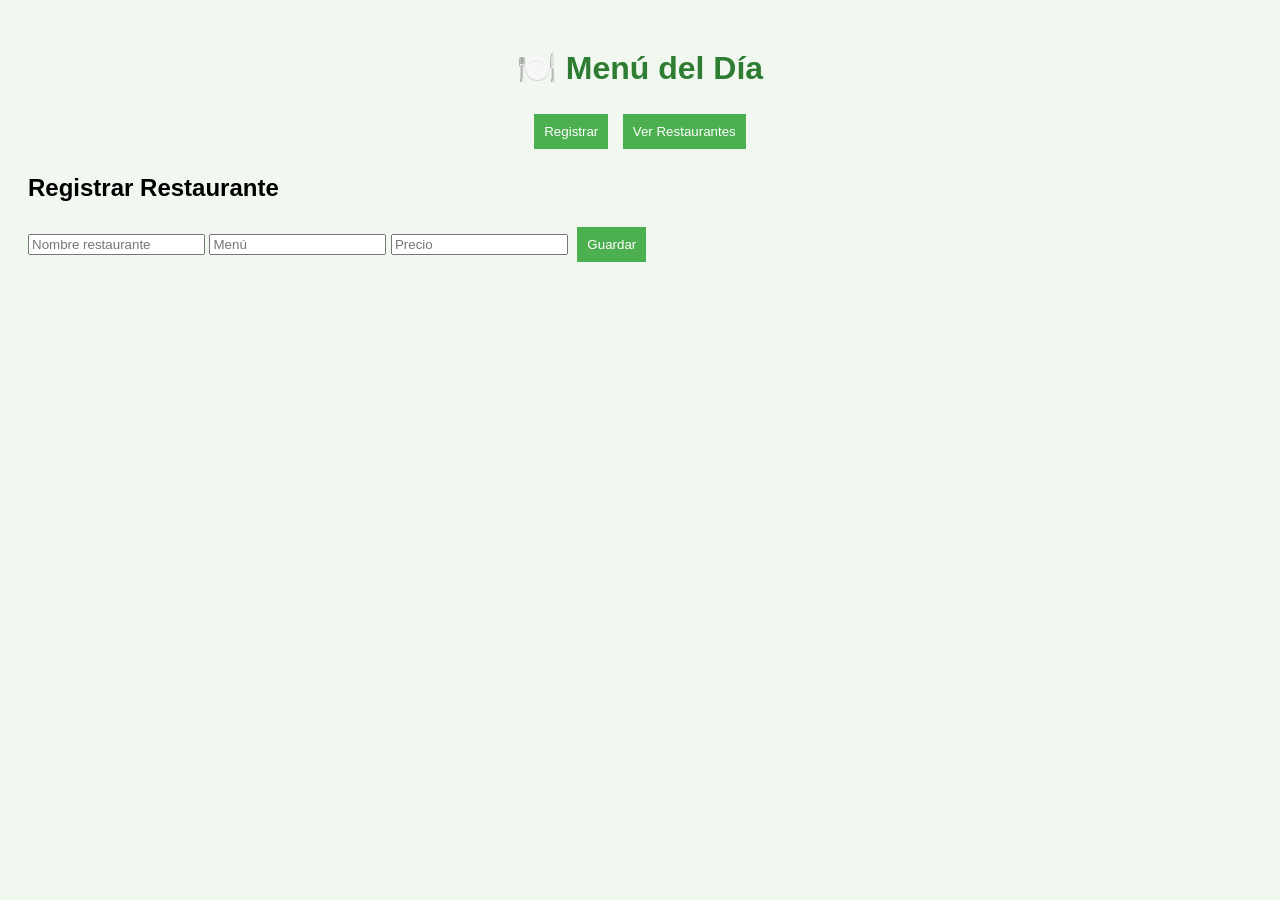
<file: menu-del-dia (1)/index.html>
<!DOCTYPE html>
<html lang="es">
<head>
<meta charset="UTF-8">
<title>Menú del Día</title>
<link rel="stylesheet" href="style.css">
</head>
<body>

<h1>🍽️ Menú del Día</h1>

<div class="nav">
  <button onclick="mostrar('registro')">Registrar</button>
  <button onclick="mostrar('resultados')">Ver Restaurantes</button>
</div>

<div id="registro">
  <h2>Registrar Restaurante</h2>
  <input id="nombre" placeholder="Nombre restaurante">
  <input id="menu" placeholder="Menú">
  <input id="precio" placeholder="Precio">
  <button onclick="guardar()">Guardar</button>
</div>

<div id="resultados" style="display:none">
  <h2>Restaurantes</h2>
  <div id="lista"></div>
</div>

<script src="app.js"></script>
</body>
</html>
</file>
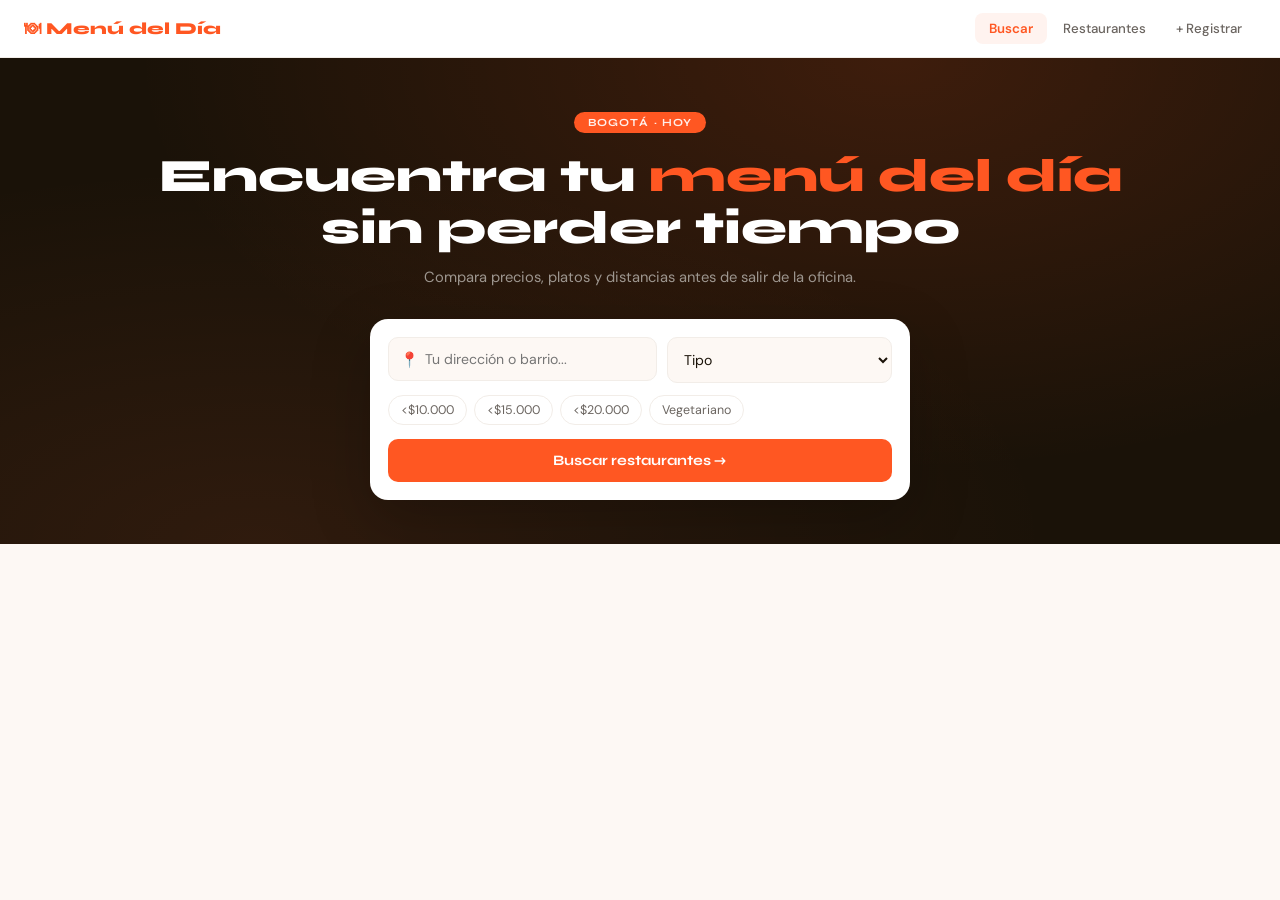
<file: index (1).html>
<!DOCTYPE html>
<html lang="es">
<head>
  <meta charset="UTF-8">
  <meta name="viewport" content="width=device-width, initial-scale=1.0">
  <title>Menú del Día</title>
  <link href="https://fonts.googleapis.com/css2?family=Syne:wght@400;600;700;800&family=DM+Sans:wght@300;400;500&display=swap" rel="stylesheet">
  <style>
    *, *::before, *::after { box-sizing: border-box; margin: 0; padding: 0; }
    :root {
      --naranja: #FF5722;
      --naranja-h: #FF7043;
      --naranja-s: #FFF3EF;
      --crema: #FDF8F4;
      --negro: #1A1208;
      --gris: #6B6560;
      --gris-c: #F2EDE8;
      --blanco: #FFFFFF;
      --verde: #2E7D32;
      --verde-s: #E8F5E9;
      --rojo: #C62828;
      --rojo-s: #FFEBEE;
      --radio: 14px;
      --som: 0 2px 16px rgba(26,18,8,0.08);
    }
    body { font-family: 'DM Sans', sans-serif; background: var(--crema); color: var(--negro); min-height: 100vh; }

    /* NAV */
    nav { position: sticky; top: 0; z-index: 100; background: var(--blanco); border-bottom: 1px solid var(--gris-c); display: flex; align-items: center; justify-content: space-between; padding: 0 24px; height: 58px; }
    .nav-logo { font-family: 'Syne', sans-serif; font-weight: 800; font-size: 1.05rem; color: var(--naranja); }
    .nav-tabs { display: flex; gap: 2px; }
    .nav-tab { background: none; border: none; font-family: 'DM Sans', sans-serif; font-size: 0.83rem; font-weight: 500; color: var(--gris); padding: 7px 14px; border-radius: 8px; cursor: pointer; transition: all 0.2s; }
    .nav-tab:hover { background: var(--gris-c); color: var(--negro); }
    .nav-tab.active { background: var(--naranja-s); color: var(--naranja); font-weight: 600; }

    /* VISTAS */
    .vista { display: none; }
    .vista.activa { display: block; }

    /* HERO */
    .hero { background: var(--negro); padding: 52px 24px 44px; text-align: center; position: relative; overflow: hidden; }
    .hero::before { content: ''; position: absolute; inset: 0; background: radial-gradient(ellipse at 70% 0%,#FF572228 0%,transparent 60%), radial-gradient(ellipse at 20% 100%,#FF704318 0%,transparent 55%); }
    .hero-tag { display: inline-block; background: var(--naranja); color: #fff; font-family: 'Syne', sans-serif; font-size: 0.68rem; font-weight: 700; letter-spacing: 0.1em; text-transform: uppercase; padding: 4px 14px; border-radius: 100px; margin-bottom: 18px; }
    .hero h1 { font-family: 'Syne', sans-serif; font-size: clamp(1.8rem,4.5vw,2.9rem); font-weight: 800; color: #fff; line-height: 1.12; margin-bottom: 12px; position: relative; }
    .hero h1 em { font-style: normal; color: var(--naranja); }
    .hero p { color: #9E9790; font-size: 0.92rem; margin-bottom: 32px; position: relative; }

    /* BUSCADOR */
    .search-card { background: var(--blanco); border-radius: 18px; padding: 18px; max-width: 540px; margin: 0 auto; box-shadow: 0 20px 60px rgba(0,0,0,0.22); position: relative; }
    .search-row { display: flex; gap: 10px; margin-bottom: 12px; }
    .s-wrap { flex: 1; position: relative; }
    .s-icon { position: absolute; left: 12px; top: 50%; transform: translateY(-50%); font-size: 0.95rem; }
    .s-input { width: 100%; padding: 12px 12px 12px 36px; border: 1.5px solid var(--gris-c); border-radius: 10px; font-family: 'DM Sans', sans-serif; font-size: 0.88rem; color: var(--negro); background: var(--crema); outline: none; transition: border-color .2s; }
    .s-input:focus { border-color: var(--naranja); }
    .s-select { padding: 12px; border: 1.5px solid var(--gris-c); border-radius: 10px; font-family: 'DM Sans', sans-serif; font-size: 0.88rem; color: var(--negro); background: var(--crema); outline: none; cursor: pointer; }
    .chips { display: flex; gap: 7px; flex-wrap: wrap; margin-bottom: 14px; }
    .chip { display: flex; align-items: center; gap: 5px; padding: 6px 12px; border: 1.5px solid var(--gris-c); border-radius: 100px; font-size: 0.78rem; color: var(--gris); cursor: pointer; transition: all .2s; user-select: none; }
    .chip input { display: none; }
    .chip:has(input:checked) { border-color: var(--naranja); background: var(--naranja-s); color: var(--naranja); }
    .btn-primary { background: var(--naranja); color: #fff; border: none; padding: 13px 20px; border-radius: 10px; font-family: 'Syne', sans-serif; font-size: 0.9rem; font-weight: 700; cursor: pointer; transition: background .2s, transform .1s; }
    .btn-primary:hover { background: var(--naranja-h); transform: translateY(-1px); }
    .btn-primary.full { width: 100%; }

    /* PÁGINA */
    .page { padding: 28px 24px 60px; max-width: 900px; margin: 0 auto; }
    .page-head { display: flex; align-items: center; justify-content: space-between; margin-bottom: 24px; flex-wrap: wrap; gap: 12px; }
    .page-head h2 { font-family: 'Syne', sans-serif; font-size: 1.35rem; font-weight: 700; display: flex; align-items: center; gap: 10px; }
    .badge-cnt { background: var(--naranja); color: #fff; font-size: 0.72rem; font-weight: 600; padding: 3px 9px; border-radius: 100px; }

    /* CARDS */
    .grid { display: grid; grid-template-columns: repeat(auto-fill,minmax(270px,1fr)); gap: 14px; }
    .card { background: var(--blanco); border-radius: var(--radio); overflow: hidden; box-shadow: var(--som); transition: transform .2s, box-shadow .2s; }
    .card:hover { transform: translateY(-3px); box-shadow: 0 10px 28px rgba(26,18,8,0.12); }
    .card-img { height: 100px; display: flex; align-items: center; justify-content: center; font-size: 2.2rem; position: relative; }
    .card-open { position: absolute; top: 8px; right: 8px; background: rgba(255,255,255,0.92); color: var(--verde); font-size: 0.68rem; font-weight: 700; padding: 3px 9px; border-radius: 100px; }
    .card-body { padding: 14px; }
    .card-body h3 { font-family: 'Syne', sans-serif; font-size: 0.95rem; font-weight: 700; margin-bottom: 5px; }
    .card-meta { font-size: 0.76rem; color: var(--gris); margin-bottom: 9px; display: flex; flex-wrap: wrap; gap: 8px; }
    .card-plato { font-size: 0.82rem; color: var(--negro); margin-bottom: 12px; padding: 9px; background: var(--crema); border-radius: 8px; border-left: 3px solid var(--naranja); }
    .card-footer { display: flex; align-items: center; justify-content: space-between; gap: 8px; }
    .precio { font-family: 'Syne', sans-serif; font-size: 1.05rem; font-weight: 700; color: var(--naranja); }
    .btn-row { display: flex; gap: 6px; }
    .btn-sm { padding: 7px 12px; border-radius: 8px; font-size: 0.76rem; font-weight: 600; border: none; cursor: pointer; transition: background .2s; }
    .btn-ver { background: var(--naranja); color: #fff; }
    .btn-ver:hover { background: var(--naranja-h); }
    .btn-editar { background: var(--gris-c); color: var(--negro); }
    .btn-editar:hover { background: #e0dbd5; }
    .btn-eliminar { background: var(--rojo-s); color: var(--rojo); }
    .btn-eliminar:hover { background: #ffcdd2; }
    .empty { text-align: center; padding: 48px 20px; color: var(--gris); font-size: 0.9rem; grid-column: 1/-1; }
    .empty span { font-size: 2.5rem; display: block; margin-bottom: 12px; }

    /* FORMULARIO */
    .form-wrap { background: var(--blanco); border-radius: var(--radio); box-shadow: var(--som); padding: 28px; max-width: 600px; }
    .sec-label { font-family: 'Syne', sans-serif; font-size: 0.72rem; font-weight: 700; letter-spacing: 0.08em; text-transform: uppercase; color: var(--naranja); margin: 22px 0 12px; display: flex; align-items: center; gap: 8px; }
    .sec-label::after { content: ''; flex: 1; height: 1px; background: var(--gris-c); }
    .fgrid { display: grid; grid-template-columns: 1fr 1fr; gap: 12px; }
    .fgrid .span2 { grid-column: 1/-1; }
    .field label { display: block; font-size: 0.78rem; font-weight: 500; color: var(--gris); margin-bottom: 5px; }
    .field input, .field select, .field textarea { width: 100%; padding: 11px 13px; border: 1.5px solid var(--gris-c); border-radius: 10px; font-family: 'DM Sans', sans-serif; font-size: 0.88rem; color: var(--negro); background: var(--crema); outline: none; transition: border-color .2s; }
    .field textarea { height: 80px; resize: vertical; }
    .field input:focus, .field select:focus, .field textarea:focus { border-color: var(--naranja); }
    .btn-actions { display: flex; gap: 10px; margin-top: 22px; }
    .btn-cancel { background: var(--gris-c); color: var(--negro); border: none; padding: 12px 22px; border-radius: 10px; font-family: 'Syne', sans-serif; font-size: 0.88rem; font-weight: 600; cursor: pointer; }
    .btn-cancel:hover { background: #e0dbd5; }

    /* PERFIL */
    .perfil-hero { background: var(--negro); padding: 28px 24px; position: relative; overflow: hidden; }
    .perfil-hero::before { content: ''; position: absolute; inset: 0; background: radial-gradient(ellipse at 80% 50%,#FF572222 0%,transparent 55%); }
    .btn-back { display: inline-flex; align-items: center; gap: 6px; background: rgba(255,255,255,0.1); color: rgba(255,255,255,0.7); border: none; padding: 7px 14px; border-radius: 8px; font-size: 0.8rem; cursor: pointer; margin-bottom: 16px; transition: background .2s; }
    .btn-back:hover { background: rgba(255,255,255,0.18); }
    .perfil-nombre { font-family: 'Syne', sans-serif; font-size: 1.7rem; font-weight: 800; color: #fff; margin-bottom: 10px; position: relative; }
    .perfil-info { display: flex; gap: 16px; flex-wrap: wrap; position: relative; }
    .perfil-info span { font-size: 0.8rem; color: #9E9790; }
    .perfil-body { max-width: 640px; margin: 0 auto; padding: 24px 24px 56px; }
    .menu-titulo { font-family: 'Syne', sans-serif; font-size: 0.78rem; font-weight: 700; text-transform: uppercase; letter-spacing: 0.06em; color: var(--gris); margin-bottom: 14px; }
    .menu-lista { background: var(--blanco); border-radius: var(--radio); overflow: hidden; box-shadow: var(--som); }
    .menu-fila { display: flex; align-items: center; justify-content: space-between; padding: 14px 18px; border-bottom: 1px solid var(--gris-c); gap: 10px; }
    .menu-fila:last-child { border-bottom: none; }
    .mf-info strong { display: block; font-size: 0.9rem; margin-bottom: 2px; }
    .mf-info span { font-size: 0.78rem; color: var(--gris); }
    .mf-precio { font-family: 'Syne', sans-serif; font-weight: 700; color: var(--naranja); white-space: nowrap; font-size: 0.95rem; }
    .mf-precio.gratis { font-size: 0.76rem; color: var(--verde); background: var(--verde-s); padding: 3px 9px; border-radius: 100px; font-weight: 600; }
    .btn-ir { width: 100%; margin-top: 18px; padding: 15px; background: var(--naranja); color: #fff; border: none; border-radius: 10px; font-family: 'Syne', sans-serif; font-size: 0.95rem; font-weight: 700; cursor: pointer; transition: background .2s; }
    .btn-ir:hover { background: var(--naranja-h); }

    /* TOAST */
    #toast { position: fixed; bottom: 24px; left: 50%; transform: translateX(-50%) translateY(80px); background: var(--negro); color: #fff; padding: 12px 22px; border-radius: 100px; font-size: 0.85rem; font-weight: 500; z-index: 999; transition: transform .35s cubic-bezier(.34,1.56,.64,1), opacity .3s; opacity: 0; pointer-events: none; white-space: nowrap; }
    #toast.show { transform: translateX(-50%) translateY(0); opacity: 1; }

    /* MODAL */
    .overlay { position: fixed; inset: 0; background: rgba(26,18,8,0.55); z-index: 200; display: flex; align-items: center; justify-content: center; padding: 20px; opacity: 0; pointer-events: none; transition: opacity .2s; }
    .overlay.show { opacity: 1; pointer-events: all; }
    .modal { background: var(--blanco); border-radius: 18px; padding: 28px; max-width: 380px; width: 100%; box-shadow: 0 24px 64px rgba(0,0,0,0.2); }
    .modal h3 { font-family: 'Syne', sans-serif; font-size: 1.1rem; font-weight: 700; margin-bottom: 8px; }
    .modal p { font-size: 0.88rem; color: var(--gris); margin-bottom: 22px; }
    .modal-btns { display: flex; gap: 10px; justify-content: flex-end; }
    .btn-danger { background: var(--rojo); color: #fff; border: none; padding: 10px 20px; border-radius: 8px; font-family: 'Syne', sans-serif; font-size: 0.88rem; font-weight: 700; cursor: pointer; }
  </style>
</head>
<body>

<!-- NAV -->
<nav>
  <div class="nav-logo">🍽 Menú del Día</div>
  <div class="nav-tabs">
    <button class="nav-tab active" onclick="ir('busqueda',this)">Buscar</button>
    <button class="nav-tab" onclick="ir('resultados',this)">Restaurantes</button>
    <button class="nav-tab" onclick="abrirFormNuevo()">+ Registrar</button>
    <button class="nav-tab" id="tab-perfil" style="display:none" onclick="ir('perfil',this)">Ver menú</button>
  </div>
</nav>

<!-- TOAST -->
<div id="toast"></div>

<!-- MODAL ELIMINAR -->
<div class="overlay" id="overlay">
  <div class="modal">
    <h3>¿Eliminar restaurante?</h3>
    <p>Esta acción no se puede deshacer. Se eliminará el restaurante y su menú.</p>
    <div class="modal-btns">
      <button class="btn-cancel" onclick="cerrarModal()">Cancelar</button>
      <button class="btn-danger" id="btn-confirmar">Eliminar</button>
    </div>
  </div>
</div>

<!-- ═══ VISTA 1: BÚSQUEDA ═══ -->
<div id="busqueda" class="vista activa">
  <div class="hero">
    <div class="hero-tag">Bogotá · Hoy</div>
    <h1>Encuentra tu <em>menú del día</em><br>sin perder tiempo</h1>
    <p>Compara precios, platos y distancias antes de salir de la oficina.</p>
    <div class="search-card">
      <div class="search-row">
        <div class="s-wrap">
          <span class="s-icon">📍</span>
          <input class="s-input" id="filtro-barrio" type="text" placeholder="Tu dirección o barrio...">
        </div>
        <select class="s-select" id="filtro-tipo">
          <option value="">Tipo</option>
          <option>Comida casera colombiana</option>
          <option>Vegetariana / Vegana</option>
          <option>Italiana</option>
          <option>Mariscos</option>
          <option>Desayunos</option>
          <option>Otro</option>
        </select>
      </div>
      <div class="chips">
        <label class="chip"><input type="checkbox" id="f10"> &lt;$10.000</label>
        <label class="chip"><input type="checkbox" id="f15"> &lt;$15.000</label>
        <label class="chip"><input type="checkbox" id="f20"> &lt;$20.000</label>
        <label class="chip"><input type="checkbox" id="fveg"> Vegetariano</label>
      </div>
      <button class="btn-primary full" onclick="buscar()">Buscar restaurantes →</button>
    </div>
  </div>
</div>

<!-- ═══ VISTA 2: RESULTADOS ═══ -->
<div id="resultados" class="vista">
  <div class="page">
    <div class="page-head">
      <h2>Restaurantes <span class="badge-cnt" id="cnt">0</span></h2>
      <button class="btn-primary" onclick="abrirFormNuevo()">+ Nuevo restaurante</button>
    </div>
    <div class="grid" id="lista"></div>
  </div>
</div>

<!-- ═══ VISTA 3: FORMULARIO (crear / editar) ═══ -->
<div id="registro" class="vista">
  <div class="page">
    <div class="page-head">
      <h2 id="form-titulo">Registrar restaurante</h2>
    </div>
    <div class="form-wrap">
      <input type="hidden" id="r-id">

      <div class="sec-label">Datos del restaurante</div>
      <div class="fgrid">
        <div class="field span2">
          <label>Nombre del restaurante *</label>
          <input type="text" id="r-nombre" placeholder="Ej. La Casita">
        </div>
        <div class="field span2">
          <label>Dirección *</label>
          <input type="text" id="r-direccion" placeholder="Calle 72 #10-34, Chapinero, Bogotá">
        </div>
        <div class="field">
          <label>Teléfono</label>
          <input type="tel" id="r-telefono" placeholder="+57 300 000 0000">
        </div>
        <div class="field">
          <label>Correo electrónico</label>
          <input type="email" id="r-email" placeholder="restaurante@correo.com">
        </div>
        <div class="field">
          <label>Tipo de cocina</label>
          <select id="r-tipo">
            <option value="">Selecciona...</option>
            <option>Comida casera colombiana</option>
            <option>Vegetariana / Vegana</option>
            <option>Italiana</option>
            <option>Mariscos</option>
            <option>Desayunos</option>
            <option>Otro</option>
          </select>
        </div>
        <div class="field">
          <label>Horario de atención</label>
          <input type="text" id="r-horario" placeholder="Lun–Vie 11am – 3pm">
        </div>
      </div>

      <div class="sec-label">Menú del día</div>
      <div class="fgrid">
        <div class="field">
          <label>Plato principal *</label>
          <input type="text" id="r-plato" placeholder="Ej. Bandeja paisa">
        </div>
        <div class="field">
          <label>Precio en pesos *</label>
          <input type="number" id="r-precio" placeholder="12000" min="0">
        </div>
        <div class="field span2">
          <label>Descripción completa del menú</label>
          <textarea id="r-desc" placeholder="Incluye sopa del día, jugo natural, postre..."></textarea>
        </div>
      </div>

      <div class="btn-actions">
        <button class="btn-cancel" onclick="ir('resultados', document.querySelectorAll('.nav-tab')[1])">Cancelar</button>
        <button class="btn-primary" onclick="guardar()">Guardar restaurante</button>
      </div>
    </div>
  </div>
</div>

<!-- ═══ VISTA 4: PERFIL ═══ -->
<div id="perfil" class="vista">
  <div class="perfil-hero">
    <button class="btn-back" onclick="ir('resultados', document.querySelectorAll('.nav-tab')[1])">← Volver</button>
    <div class="perfil-nombre" id="p-nombre"></div>
    <div class="perfil-info" id="p-info"></div>
  </div>
  <div class="perfil-body">
    <div class="menu-titulo">Menú del día — Hoy</div>
    <div class="menu-lista" id="p-menu"></div>
    <button class="btn-ir" id="p-btn"></button>
  </div>
</div>

<script>
/* ══ STORAGE ══ */
const CLAVE = 'menudia_v1';
function db() {
  try { return JSON.parse(localStorage.getItem(CLAVE)) || []; }
  catch { return []; }
}
function save(d) { localStorage.setItem(CLAVE, JSON.stringify(d)); }
function uid() { return Date.now().toString(36) + Math.random().toString(36).slice(2,6); }

/* ══ DATOS INICIALES ══ */
if (!localStorage.getItem(CLAVE)) {
  save([
    { id:uid(), nombre:'La Casita', direccion:'Calle 45 #12-30, Chapinero', telefono:'+57 310 555 0011', email:'', tipo:'Comida casera colombiana', horario:'Lun–Vie 11am–3pm', plato:'Arroz con pollo', precio:12000, desc:'Incluye sopa del día (ajiaco), arroz con pollo, ensalada fresca y jugo natural.' },
    { id:uid(), nombre:'El Buen Sabor', direccion:'Carrera 7 #72-41, Chapinero', telefono:'', email:'', tipo:'Comida casera colombiana', horario:'Lun–Sáb 11am–3pm', plato:'Carne asada', precio:13000, desc:'Sopa, carne asada, arroz, ensalada y jugo.' },
    { id:uid(), nombre:'El Madrugador', direccion:'Calle 72 #10-34, Chapinero', telefono:'', email:'', tipo:'Desayunos', horario:'Lun–Dom 7am–11am', plato:'Desayuno completo', precio:7000, desc:'Huevos al gusto, arepa, chocolate caliente y pan.' }
  ]);
}

/* ══ NAVEGACIÓN ══ */
function ir(id, btn) {
  document.querySelectorAll('.vista').forEach(v => v.classList.remove('activa'));
  document.querySelectorAll('.nav-tab').forEach(b => b.classList.remove('active'));
  document.getElementById(id).classList.add('activa');
  if (btn) btn.classList.add('active');
  window.scrollTo(0,0);
  if (id === 'resultados') renderLista(db());
}

/* ══ RENDER ══ */
const EMOJI = {'Comida casera colombiana':'🍲','Vegetariana / Vegana':'🥗','Italiana':'🍝','Mariscos':'🦐','Desayunos':'☕','Otro':'🍽'};
const COLOR = {'Comida casera colombiana':'linear-gradient(135deg,#FF5722,#FF8F00)','Vegetariana / Vegana':'linear-gradient(135deg,#43A047,#1B5E20)','Italiana':'linear-gradient(135deg,#E53935,#B71C1C)','Mariscos':'linear-gradient(135deg,#1565C0,#0D47A1)','Desayunos':'linear-gradient(135deg,#F57F17,#E65100)','Otro':'linear-gradient(135deg,#6D4C41,#3E2723)'};
const pesos = n => '$' + Number(n).toLocaleString('es-CO');

function renderLista(data) {
  document.getElementById('cnt').textContent = data.length;
  const lista = document.getElementById('lista');
  if (!data.length) {
    lista.innerHTML = '<div class="empty"><span>🍽</span>No hay restaurantes.<br>¡Registra el primero!</div>';
    return;
  }
  lista.innerHTML = data.map(r => `
    <div class="card">
      <div class="card-img" style="background:${COLOR[r.tipo]||COLOR['Otro']}">
        ${EMOJI[r.tipo]||'🍽'}
        <span class="card-open">● Abierto</span>
      </div>
      <div class="card-body">
        <h3>${r.nombre}</h3>
        <div class="card-meta">
          <span>📍 ${r.direccion}</span>
          ${r.horario?`<span>⏰ ${r.horario}</span>`:''}
        </div>
        <div class="card-plato">${r.plato}</div>
        <div class="card-footer">
          <span class="precio">${pesos(r.precio)}</span>
          <div class="btn-row">
            <button class="btn-sm btn-ver" onclick="verPerfil('${r.id}')">Ver menú</button>
            <button class="btn-sm btn-editar" onclick="editar('${r.id}')">✏️ Editar</button>
            <button class="btn-sm btn-eliminar" onclick="pedirEliminar('${r.id}')">🗑</button>
          </div>
        </div>
      </div>
    </div>
  `).join('');
}

/* ══ BÚSQUEDA / FILTROS ══ */
function buscar() {
  const barrio = document.getElementById('filtro-barrio').value.toLowerCase();
  const tipo   = document.getElementById('filtro-tipo').value;
  const f10    = document.getElementById('f10').checked;
  const f15    = document.getElementById('f15').checked;
  const f20    = document.getElementById('f20').checked;
  const fveg   = document.getElementById('fveg').checked;

  let data = db();
  if (barrio) data = data.filter(r => r.nombre.toLowerCase().includes(barrio) || r.direccion.toLowerCase().includes(barrio));
  if (tipo)   data = data.filter(r => r.tipo === tipo);
  if (fveg)   data = data.filter(r => r.tipo === 'Vegetariana / Vegana');
  if (f10)       data = data.filter(r => r.precio < 10000);
  else if (f15)  data = data.filter(r => r.precio < 15000);
  else if (f20)  data = data.filter(r => r.precio < 20000);

  ir('resultados', document.querySelectorAll('.nav-tab')[1]);
  renderLista(data);
}

/* ══ CRUD: CREAR ══ */
function abrirFormNuevo() {
  limpiarForm();
  document.getElementById('form-titulo').textContent = 'Registrar restaurante';
  ir('registro', document.querySelectorAll('.nav-tab')[2]);
}

function limpiarForm() {
  ['r-id','r-nombre','r-direccion','r-telefono','r-email','r-horario','r-plato','r-precio','r-desc']
    .forEach(id => document.getElementById(id).value = '');
  document.getElementById('r-tipo').value = '';
}

/* ══ CRUD: LEER / EDITAR ══ */
function editar(id) {
  const r = db().find(x => x.id === id);
  if (!r) return;
  document.getElementById('form-titulo').textContent = 'Editar restaurante';
  document.getElementById('r-id').value        = r.id;
  document.getElementById('r-nombre').value    = r.nombre;
  document.getElementById('r-direccion').value = r.direccion;
  document.getElementById('r-telefono').value  = r.telefono;
  document.getElementById('r-email').value     = r.email;
  document.getElementById('r-tipo').value      = r.tipo;
  document.getElementById('r-horario').value   = r.horario;
  document.getElementById('r-plato').value     = r.plato;
  document.getElementById('r-precio').value    = r.precio;
  document.getElementById('r-desc').value      = r.desc;
  ir('registro', document.querySelectorAll('.nav-tab')[2]);
}

/* ══ CRUD: GUARDAR (create + update) ══ */
function guardar() {
  const nombre    = document.getElementById('r-nombre').value.trim();
  const direccion = document.getElementById('r-direccion').value.trim();
  const plato     = document.getElementById('r-plato').value.trim();
  const precio    = parseFloat(document.getElementById('r-precio').value);

  if (!nombre)        { toast('❌ El nombre es obligatorio'); return; }
  if (!direccion)     { toast('❌ La dirección es obligatoria'); return; }
  if (!plato)         { toast('❌ El plato principal es obligatorio'); return; }
  if (!precio||precio<=0) { toast('❌ Ingresa un precio válido'); return; }

  const id   = document.getElementById('r-id').value;
  const data = db();
  const obj  = {
    id: id || uid(),
    nombre, direccion,
    telefono: document.getElementById('r-telefono').value.trim(),
    email:    document.getElementById('r-email').value.trim(),
    tipo:     document.getElementById('r-tipo').value,
    horario:  document.getElementById('r-horario').value.trim(),
    plato, precio,
    desc:     document.getElementById('r-desc').value.trim()
  };

  if (id) {
    const i = data.findIndex(x => x.id === id);
    if (i !== -1) data[i] = obj;
    toast('✓ Restaurante actualizado');
  } else {
    data.push(obj);
    toast('✓ Restaurante registrado');
  }

  save(data);
  ir('resultados', document.querySelectorAll('.nav-tab')[1]);
}

/* ══ CRUD: ELIMINAR ══ */
let _delId = null;
function pedirEliminar(id) {
  _delId = id;
  document.getElementById('overlay').classList.add('show');
}
function cerrarModal() {
  _delId = null;
  document.getElementById('overlay').classList.remove('show');
}
document.getElementById('btn-confirmar').onclick = () => {
  if (!_delId) return;
  const data = db().filter(x => x.id !== _delId);
  save(data);
  cerrarModal();
  renderLista(data);
  toast('✓ Restaurante eliminado');
};
document.getElementById('overlay').onclick = e => { if (e.target.id === 'overlay') cerrarModal(); };

/* ══ VER PERFIL ══ */
function verPerfil(id) {
  const r = db().find(x => x.id === id);
  if (!r) return;
  document.getElementById('p-nombre').textContent = r.nombre;
  document.getElementById('p-info').innerHTML = [
    r.direccion ? `<span>📍 ${r.direccion}</span>` : '',
    r.horario   ? `<span>⏰ ${r.horario}</span>` : '',
    r.telefono  ? `<span>📞 ${r.telefono}</span>` : '',
    r.tipo      ? `<span>🍽 ${r.tipo}</span>` : ''
  ].join('');

  document.getElementById('p-menu').innerHTML = `
    ${r.desc ? `<div class="menu-fila"><div class="mf-info"><strong>${r.plato}</strong><span>${r.desc}</span></div><span class="mf-precio">${pesos(r.precio)}</span></div>` :
    `<div class="menu-fila"><div class="mf-info"><strong>${r.plato}</strong><span>Plato principal</span></div><span class="mf-precio">${pesos(r.precio)}</span></div>`}
    <div class="menu-fila"><div class="mf-info"><strong>Sopa del día</strong><span>Incluida en el menú</span></div><span class="mf-precio gratis">Incluida</span></div>
    <div class="menu-fila"><div class="mf-info"><strong>Jugo natural</strong><span>Lulo, mora o maracuyá</span></div><span class="mf-precio gratis">Incluido</span></div>
    <div class="menu-fila"><div class="mf-info"><strong>Postre del día</strong><span>Pregunta en el restaurante</span></div><span class="mf-precio gratis">Incluido</span></div>
  `;
  document.getElementById('p-btn').textContent = `🍽 Ir al restaurante · Desde ${pesos(r.precio)}`;

  const t = document.getElementById('tab-perfil');
  t.style.display = 'inline-block';
  ir('perfil', t);
}

/* ══ TOAST ══ */
let _tt;
function toast(msg) {
  const el = document.getElementById('toast');
  el.textContent = msg;
  el.classList.add('show');
  clearTimeout(_tt);
  _tt = setTimeout(() => el.classList.remove('show'), 3000);
}

/* Arranque */
renderLista(db());
</script>
</body>
</html>
</file>
<file: menu-del-dia (1)/style.css>
body {
  font-family: Arial;
  background: #f0f8f0;
  padding: 20px;
}

h1 {
  text-align: center;
  color: #2e7d32;
}

.nav {
  text-align: center;
  margin-bottom: 20px;
}

button {
  background: #4caf50;
  color: white;
  border: none;
  padding: 10px;
  margin: 5px;
  cursor: pointer;
}

.card {
  background: white;
  padding: 10px;
  margin: 10px 0;
  border-left: 5px solid #4caf50;
}
</file>
